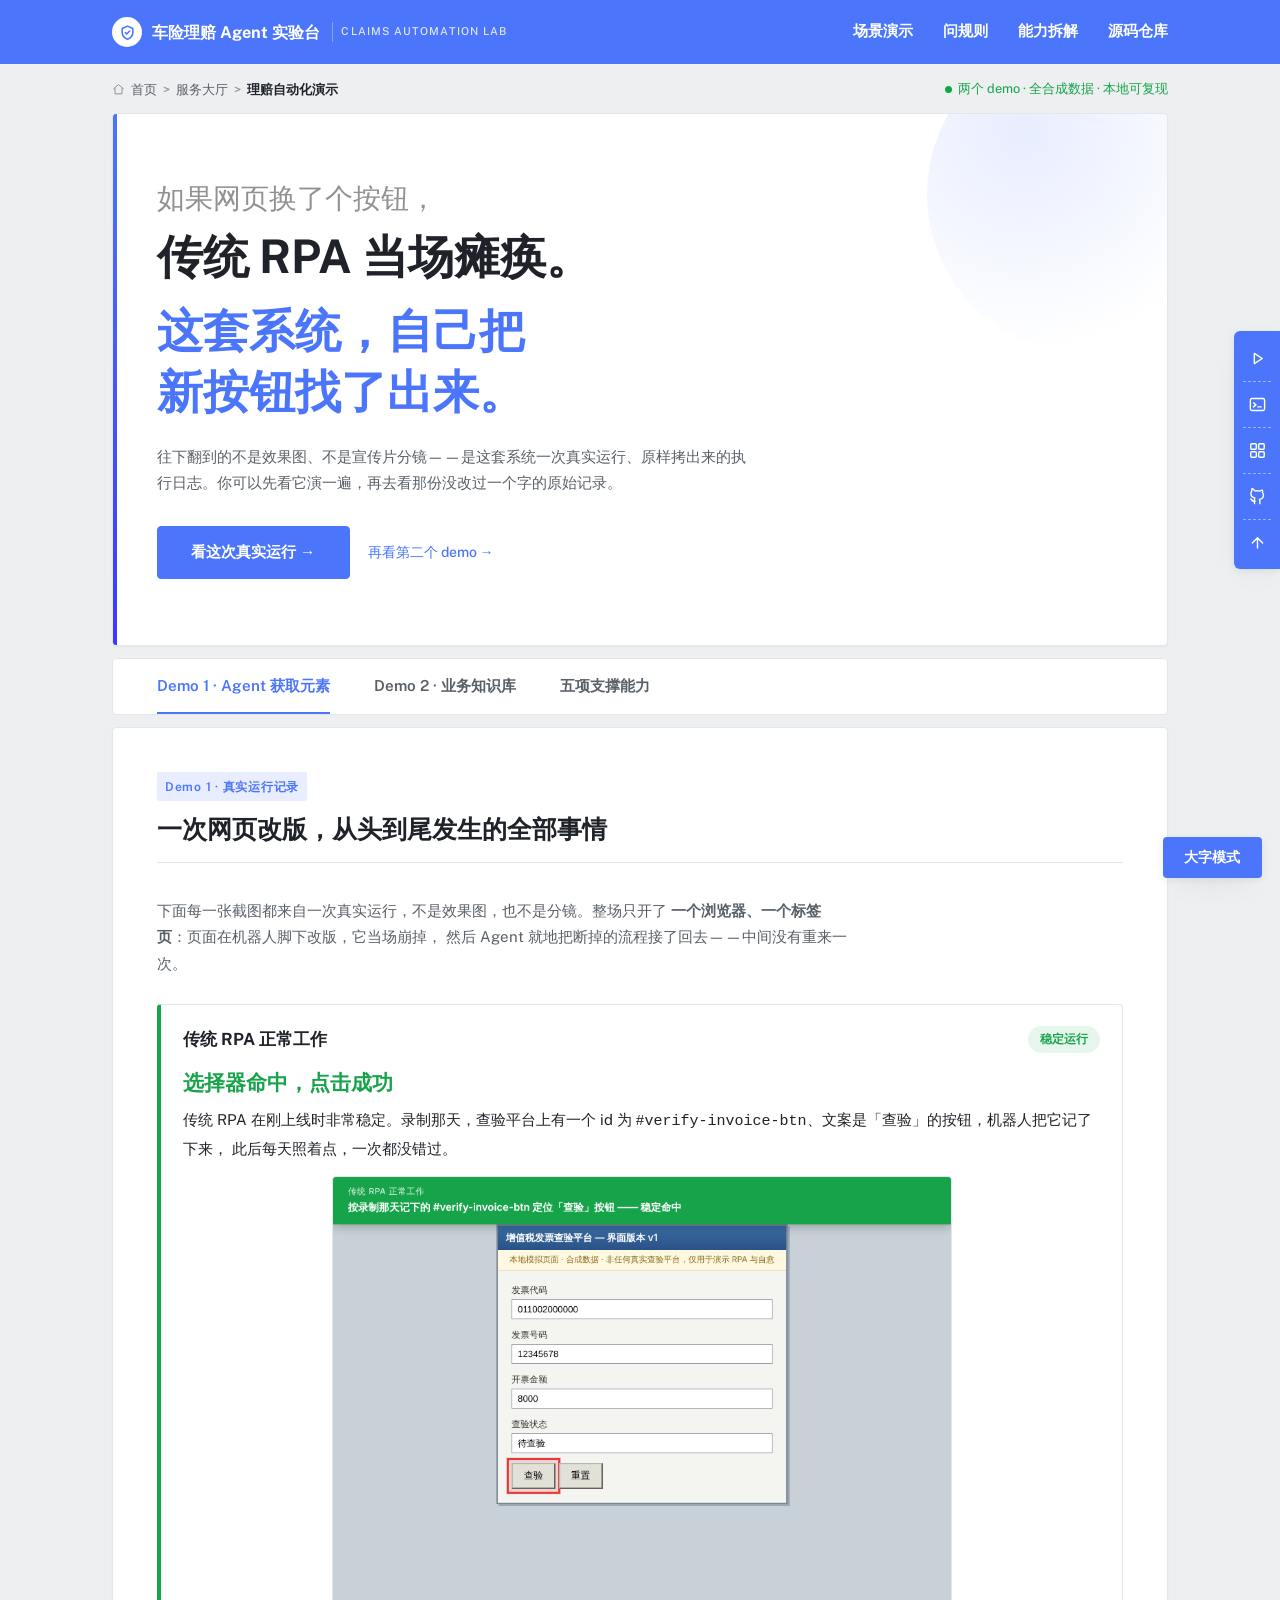
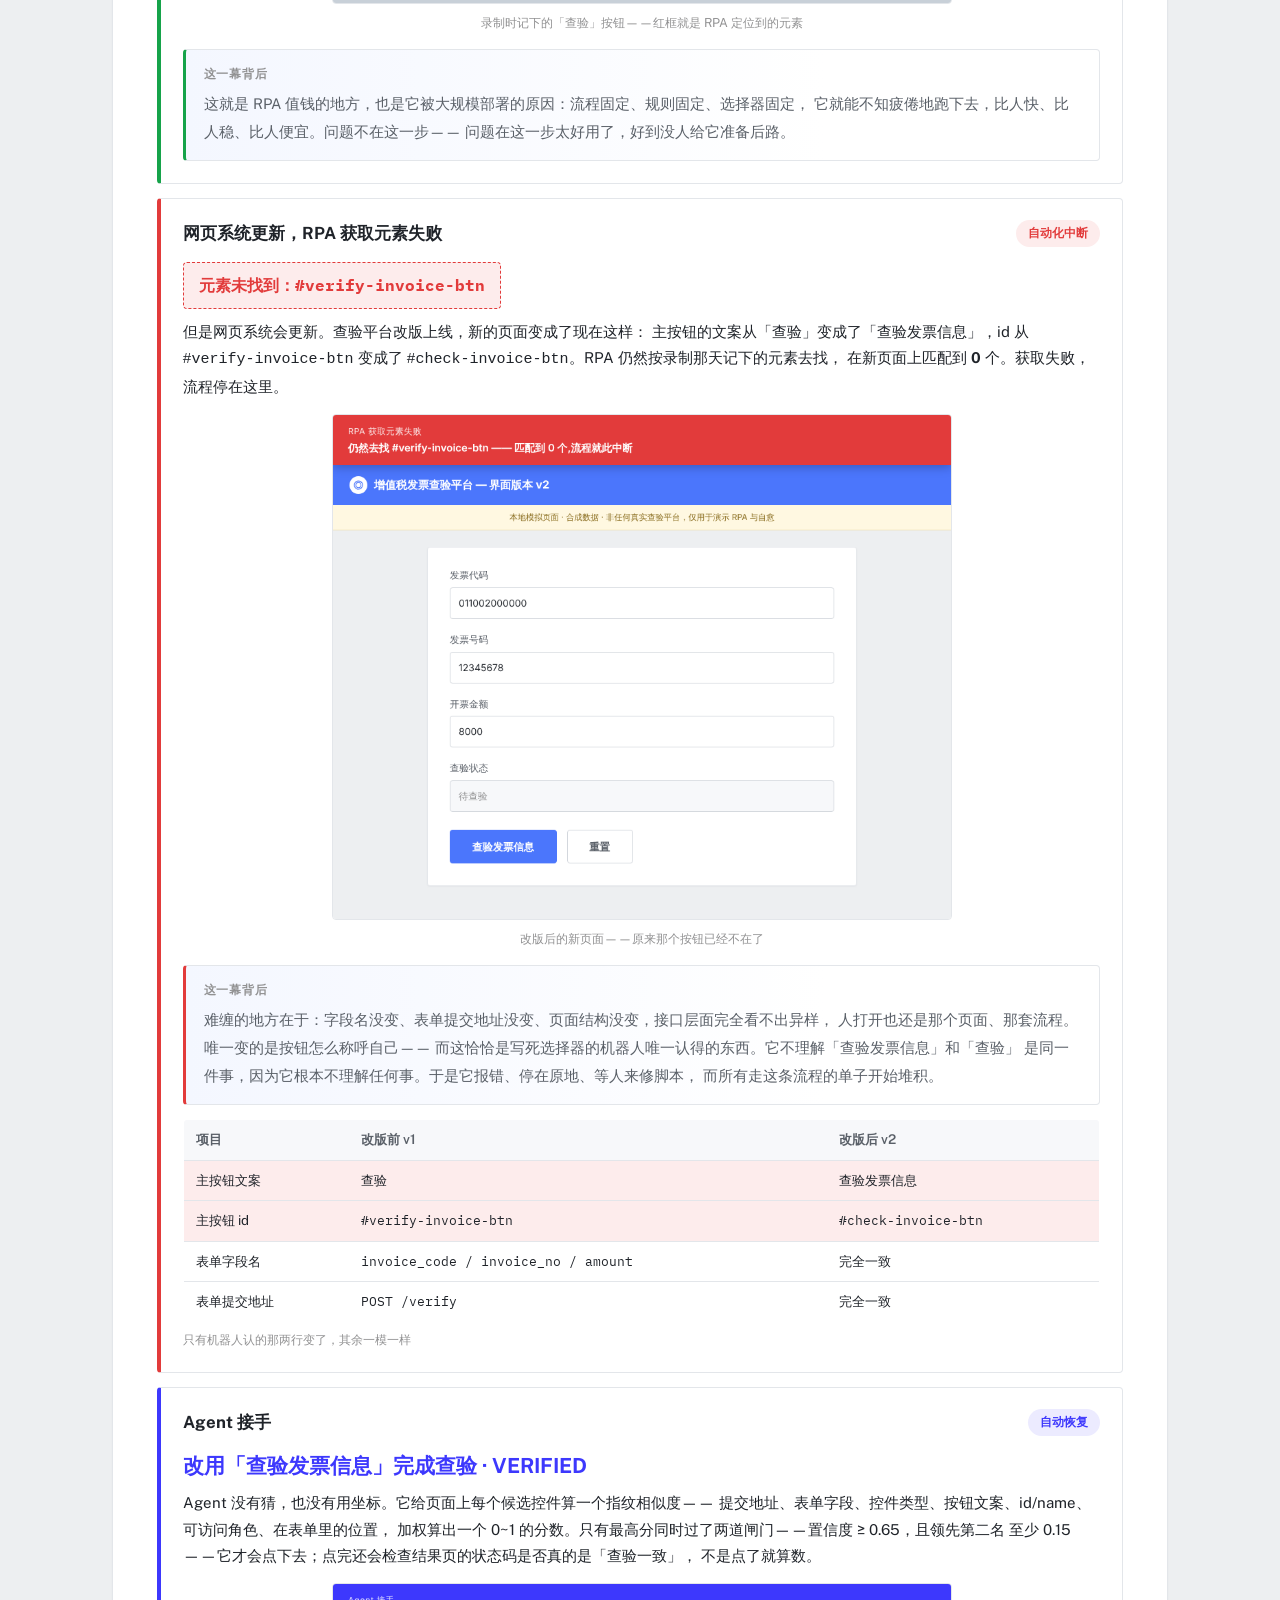
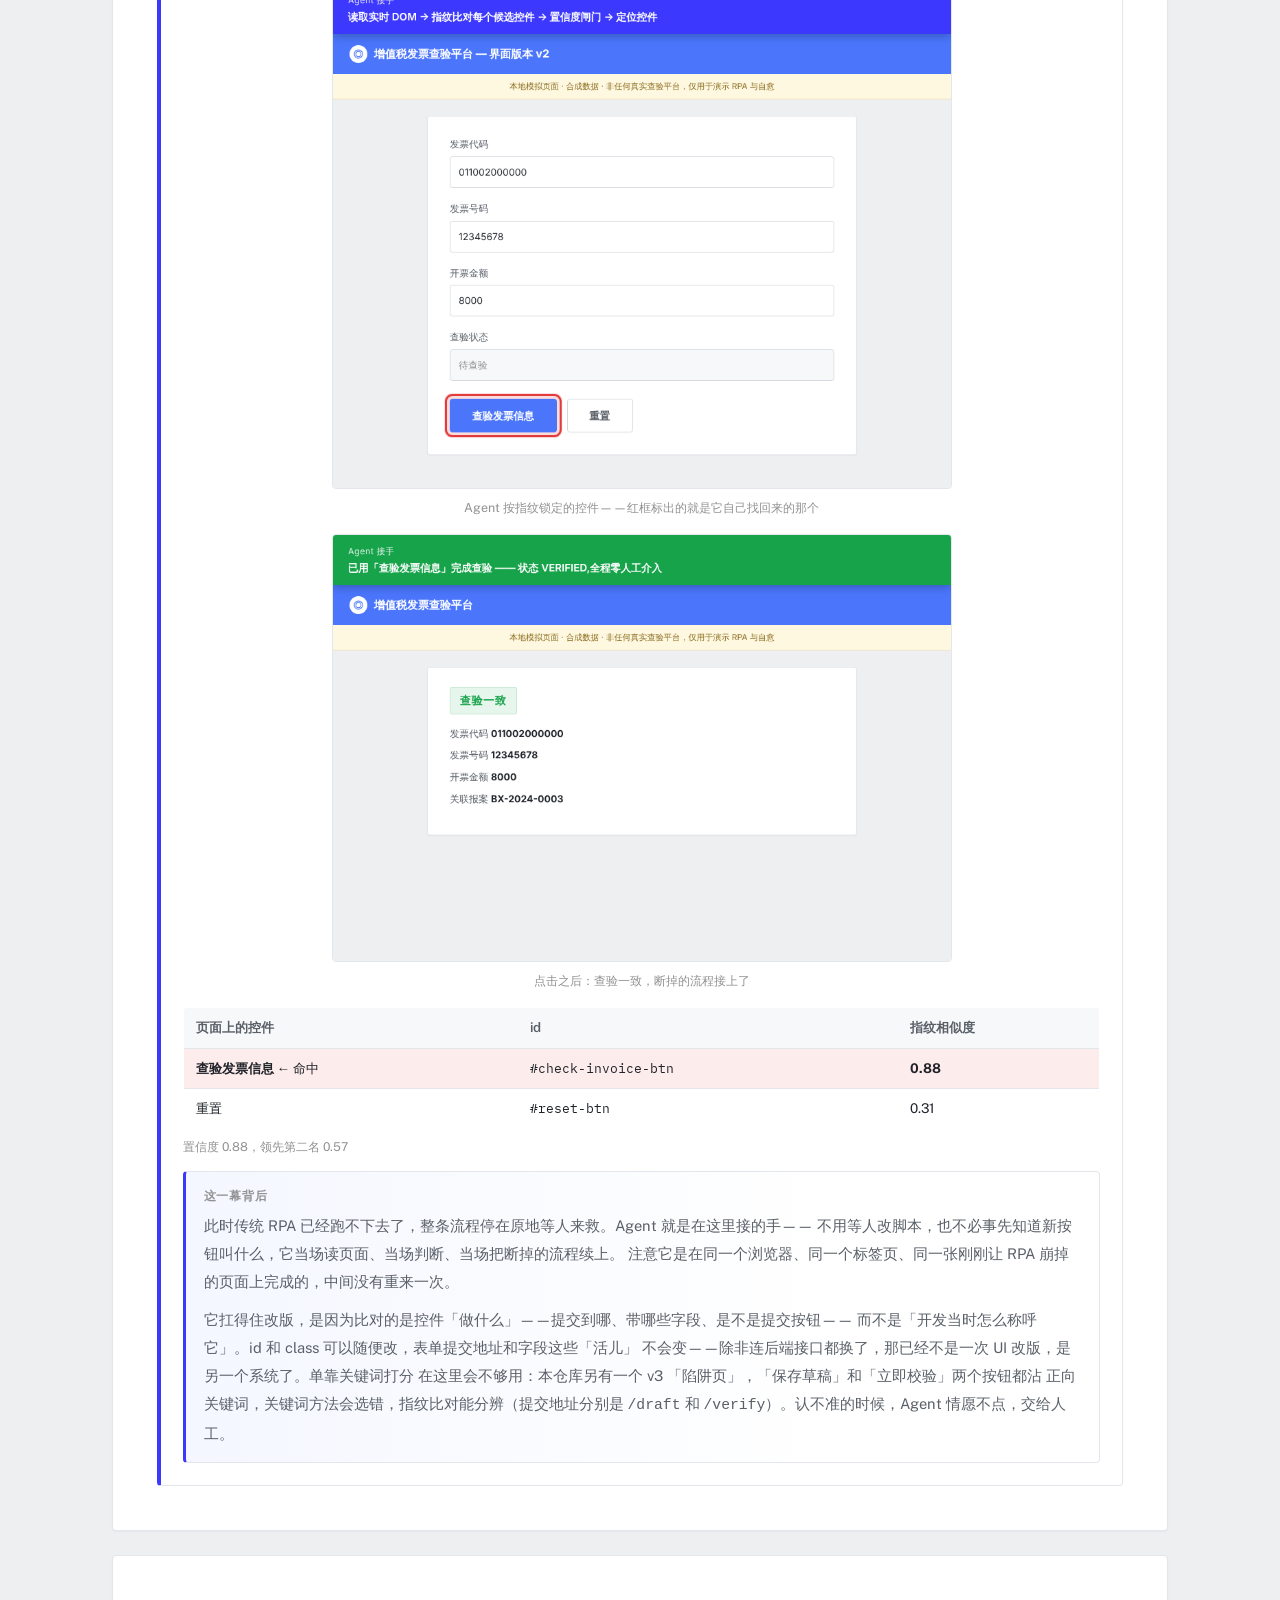
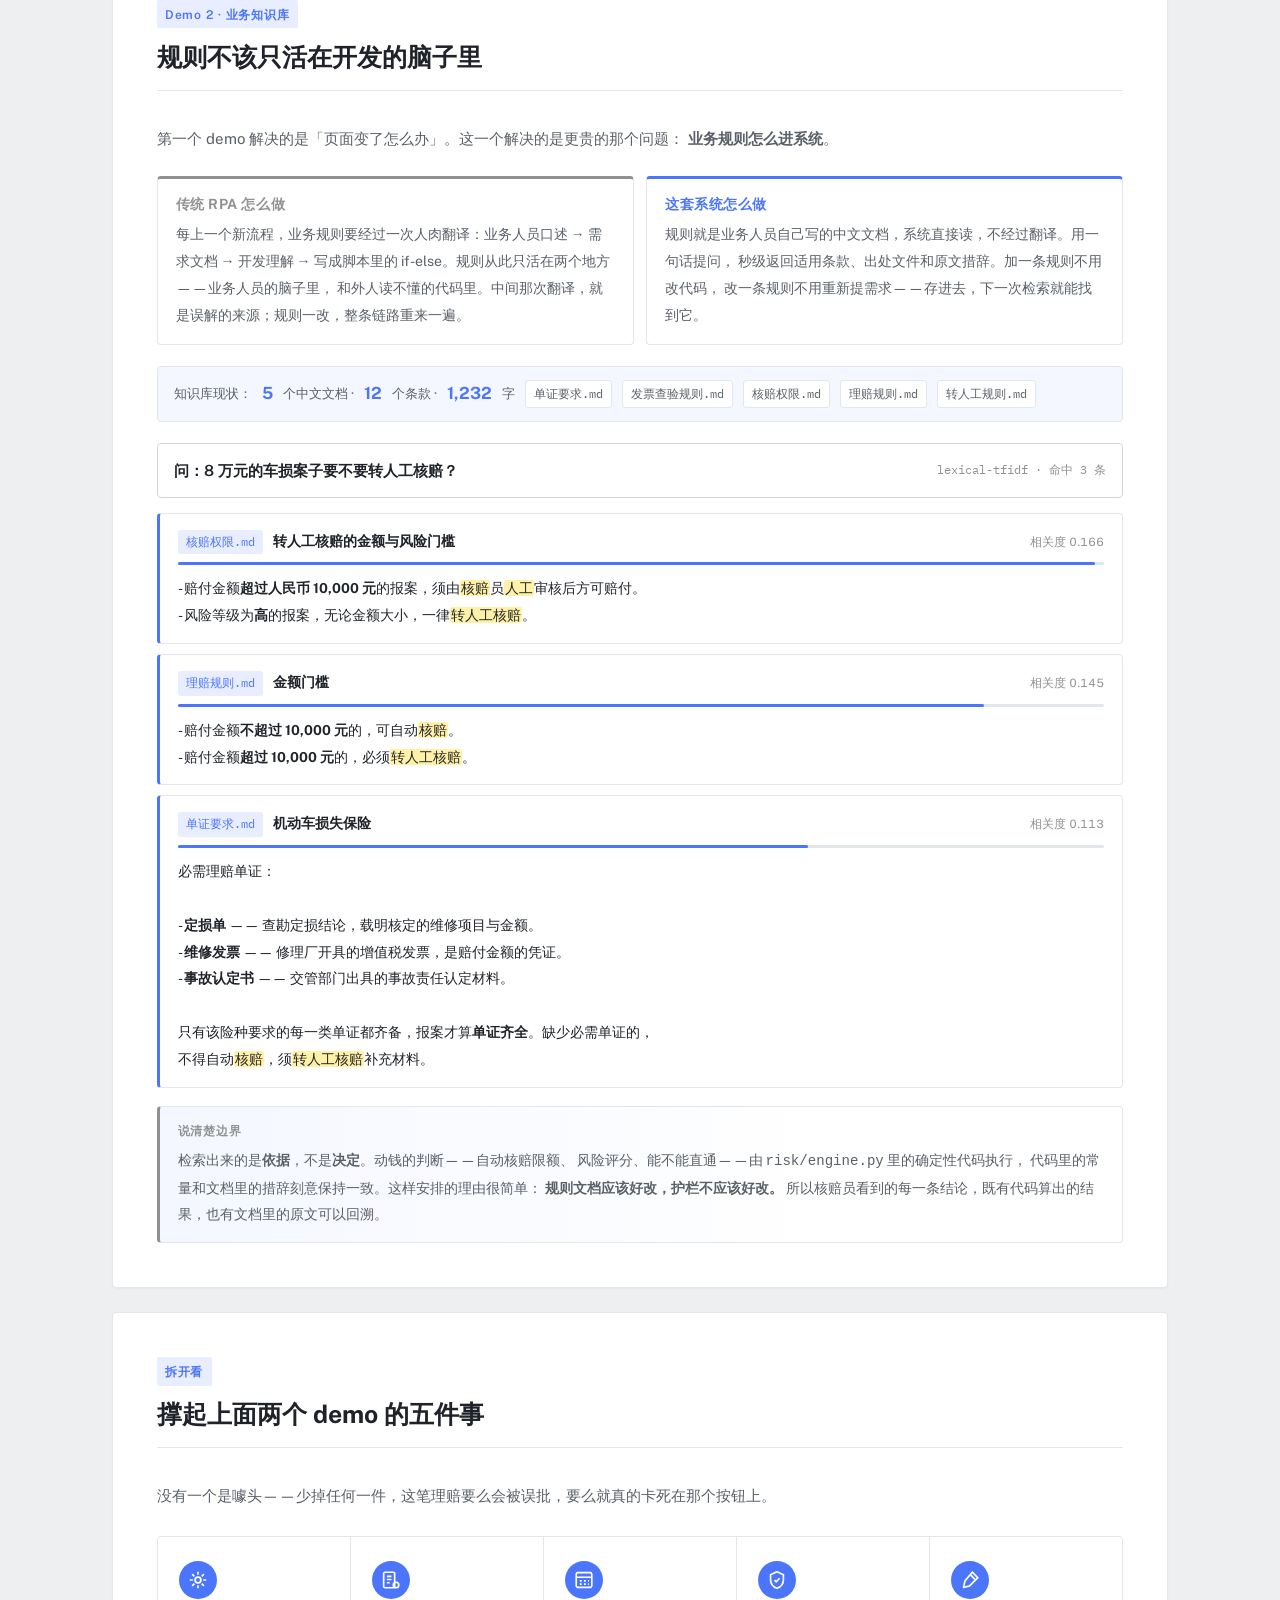
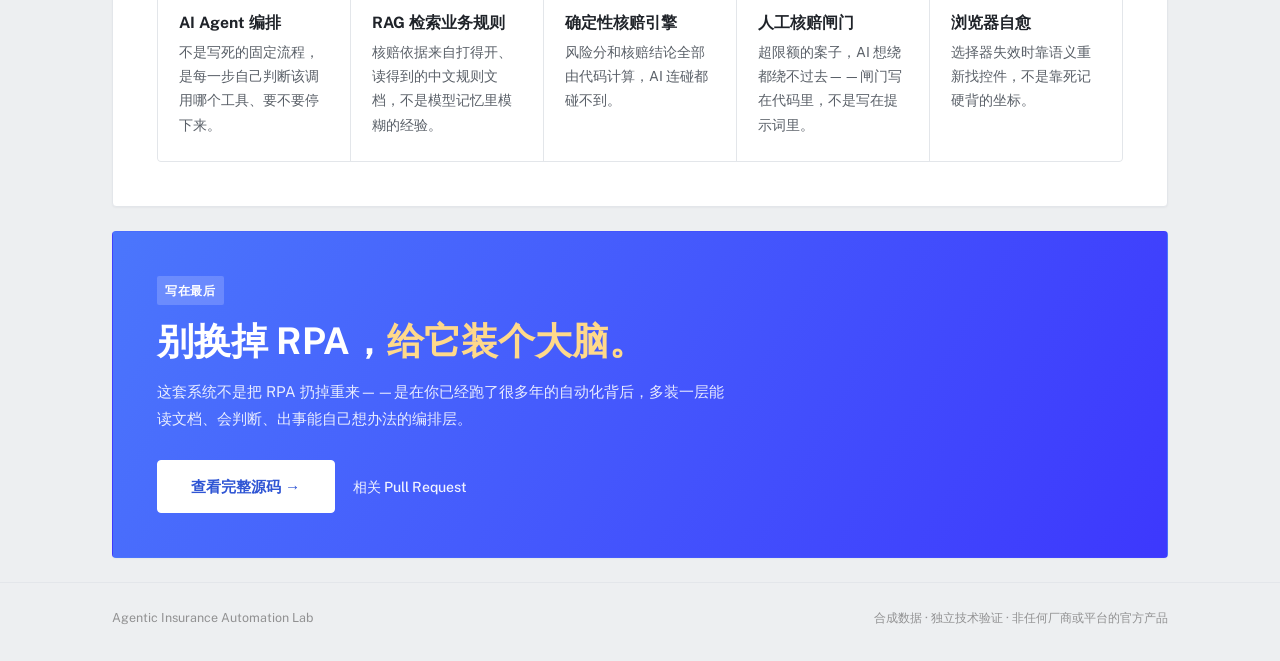
<file: docs/index.html>
<!doctype html>
<html lang="zh-CN">
<head>
<meta charset="utf-8">
<meta name="viewport" content="width=device-width, initial-scale=1">
<title>RPA进化论</title>
<meta name="description" content="传统 RPA 网页元素一变就瘫痪，这套 Agent 系统靠语义自己找回按钮——用一次真实运行的原始日志说话。">
<link rel="preconnect" href="https://fonts.googleapis.com">
<link rel="preconnect" href="https://fonts.gstatic.com" crossorigin>
<link href="https://fonts.googleapis.com/css2?family=Public+Sans:wght@400;500;600;700&family=IBM+Plex+Mono:wght@400;500;600&display=swap" rel="stylesheet">

<style>
  /* ============================================================
     设计语言：国内保险门户 · 服务大厅
     主色 #4B76FC / 深蓝 #3D38FD / 画布 #EDEFF1 / 卡片 #FFFFFF
     ============================================================ */
  :root {
    --brand:        #4B76FC;
    --brand-deep:   #3D38FD;
    --brand-dark:   #2F55D4;
    --brand-ink:    #FFFFFF;
    --tint:         #E8EDFF;
    --tint-2:       #F4F7FF;

    --canvas:       #EDEFF1;
    --surface:      #FFFFFF;
    --surface-2:    #F7F8FA;
    --line:         #E3E6EA;
    --line-2:       #D3D7DD;

    --ink:          #1F2329;
    --ink-2:        #5A6068;
    --ink-3:        #919192;

    --bad:          #E23B3B;
    --bad-soft:     #FDECEC;
    --good:         #16A34A;
    --good-soft:    #E7F6EC;
    --warn:         #E08A16;
    --warn-soft:    #FDF4E3;
    --agent:        #3D38FD;
    --agent-soft:   #ECEBFF;

    --shadow-card:  0 1px 2px rgba(31,35,41,.04);
    --shadow-pop:   0 2px 8px rgba(31,35,41,.08), 0 12px 32px -16px rgba(31,35,41,.18);
    --radius:       4px;
  }

  @media (prefers-color-scheme: dark) {
    :root:not([data-theme="light"]) {
      --brand:      #6E90FF;
      --brand-deep: #7C78FF;
      --brand-dark: #5A7BF0;
      --brand-ink:  #0B1020;
      --tint:       #1B2340;
      --tint-2:     #161C31;
      --canvas:     #0E1219;
      --surface:    #161B24;
      --surface-2:  #1D232E;
      --line:       #2A313D;
      --line-2:     #3A4250;
      --ink:        #E8EAED;
      --ink-2:      #A3AAB5;
      --ink-3:      #79808B;
      --bad:        #F27A7A;
      --bad-soft:   #33201F;
      --good:       #5CC98A;
      --good-soft:  #16301F;
      --warn:       #E8B65E;
      --warn-soft:  #332818;
      --agent:      #9A97FF;
      --agent-soft: #221F42;
      --shadow-card: 0 1px 2px rgba(0,0,0,.35);
      --shadow-pop:  0 2px 8px rgba(0,0,0,.4), 0 14px 36px -18px rgba(0,0,0,.7);
    }
  }
  :root[data-theme="dark"] {
    --brand:#6E90FF; --brand-deep:#7C78FF; --brand-dark:#5A7BF0; --brand-ink:#0B1020;
    --tint:#1B2340; --tint-2:#161C31;
    --canvas:#0E1219; --surface:#161B24; --surface-2:#1D232E; --line:#2A313D; --line-2:#3A4250;
    --ink:#E8EAED; --ink-2:#A3AAB5; --ink-3:#79808B;
    --bad:#F27A7A; --bad-soft:#33201F; --good:#5CC98A; --good-soft:#16301F;
    --warn:#E8B65E; --warn-soft:#332818; --agent:#9A97FF; --agent-soft:#221F42;
    --shadow-card: 0 1px 2px rgba(0,0,0,.35);
    --shadow-pop:  0 2px 8px rgba(0,0,0,.4), 0 14px 36px -18px rgba(0,0,0,.7);
  }

  * { box-sizing: border-box; }
  html { -webkit-text-size-adjust: 100%; scroll-behavior: smooth; }
  body {
    margin: 0;
    background: var(--canvas);
    color: var(--ink);
    font-family: "Public Sans", "PingFang SC", "Hiragino Sans GB", "Microsoft YaHei", -apple-system, BlinkMacSystemFont, sans-serif;
    font-size: 15px;
    line-height: 1.75;
    -webkit-font-smoothing: antialiased;
    overflow-x: hidden;
  }
  body.a11y { font-size: 17.5px; }
  ::selection { background: var(--tint); color: var(--ink); }
  a { color: inherit; }
  :focus-visible { outline: 2px solid var(--brand); outline-offset: 3px; border-radius: 2px; }

  h1, h2, h3 { font-family: inherit; font-weight: 700; line-height: 1.3; text-wrap: balance; margin: 0; }

  .wrap { max-width: 1120px; margin: 0 auto; padding-inline: clamp(16px, 4vw, 32px); }
  [id] { scroll-margin-top: 84px; }

  /* ---------------- 顶部蓝条导航 ---------------- */
  .portalnav { background: var(--brand); position: sticky; top: 0; z-index: 40; }
  .portalnav .wrap { display: flex; align-items: center; gap: clamp(14px, 3vw, 40px); height: 64px; }
  .brandmark {
    display: inline-flex; align-items: center; gap: .6em;
    color: #fff; text-decoration: none;
    font-weight: 700; font-size: 1.02rem; white-space: nowrap;
  }
  .brandmark .glyph {
    width: 30px; height: 30px; flex: none; border-radius: 50%;
    background: #fff; display: grid; place-items: center;
  }
  .brandmark .glyph svg { width: 17px; height: 17px; color: var(--brand); }
  .brandmark .en {
    font-weight: 500; font-size: .68rem; letter-spacing: .1em;
    text-transform: uppercase; opacity: .82;
    border-left: 1px solid rgba(255,255,255,.4);
    padding-left: .8em; margin-left: .2em;
  }
  .navlinks { display: flex; gap: clamp(12px, 2.4vw, 30px); margin-left: auto; }
  .navlinks a {
    color: #fff; text-decoration: none; font-weight: 600; font-size: .95rem;
    padding: .3em 0; border-bottom: 2px solid transparent; white-space: nowrap;
  }
  .navlinks a:hover { border-bottom-color: rgba(255,255,255,.9); }
  @media (max-width: 860px) {
    .brandmark .en { display: none; }
    .navlinks { gap: 16px; }
    .navlinks a { font-size: .88rem; }
    .navlinks a.opt { display: none; }
  }
  /* 窄屏：品牌一行、导航一行可横向滚动 */
  @media (max-width: 640px) {
    .portalnav .wrap { height: auto; flex-wrap: wrap; padding-block: 9px; gap: 4px; }
    .brandmark { font-size: .95rem; }
    .navlinks {
      margin-left: 0; width: 100%; gap: 18px;
      overflow-x: auto; scrollbar-width: none; -ms-overflow-style: none;
    }
    .navlinks::-webkit-scrollbar { display: none; }
    .navlinks a.opt { display: block; }
  }

  /* ---------------- 面包屑 + 状态条 ---------------- */
  .filetab { padding-top: 14px; }
  .filetab .wrap {
    display: flex; align-items: center; justify-content: space-between;
    gap: 12px; flex-wrap: wrap; font-size: .83rem; color: var(--ink-2);
  }
  .crumb { display: inline-flex; align-items: center; gap: .45em; }
  .crumb svg { width: 13px; height: 13px; color: var(--ink-3); }
  .crumb .sep { color: var(--ink-3); }
  .crumb strong { color: var(--ink); font-weight: 600; }
  .filetab .status { display: inline-flex; align-items: center; gap: .5em; color: var(--good); font-size: .8rem; }
  .filetab .status i {
    width: 7px; height: 7px; border-radius: 50%; background: var(--good);
    box-shadow: 0 0 0 3px var(--good-soft);
  }

  /* ---------------- 白卡容器 ---------------- */
  section { padding-block: 12px; }
  section > .wrap { padding-inline: clamp(16px, 4vw, 32px); }
  .card {
    background: var(--surface);
    border: 1px solid var(--line);
    border-radius: var(--radius);
    box-shadow: var(--shadow-card);
    padding: clamp(22px, 3.6vw, 44px) clamp(18px, 3.4vw, 46px);
  }
  .cardtitle {
    font-size: clamp(1.25rem, 2.4vw, 1.55rem);
    padding-bottom: .7em;
    border-bottom: 1px solid var(--line);
    margin-bottom: 1.4em;
  }
  .eyebrow {
    display: inline-flex; align-items: center; gap: .5em;
    font-size: .76rem; font-weight: 600; letter-spacing: .06em;
    color: var(--brand); background: var(--tint);
    border-radius: 2px; padding: .3em .7em; margin-bottom: 1em;
  }

  /* ---------------- Hero ---------------- */
  .hero { padding-top: 12px; }
  .hero .card { position: relative; overflow: hidden; padding-block: clamp(34px, 6vw, 66px); }
  .hero .card::before {
    content: ""; position: absolute; inset: 0 auto 0 0; width: 4px;
    background: linear-gradient(180deg, var(--brand), var(--brand-deep));
  }
  .hero .card::after {
    content: ""; position: absolute; right: -80px; top: -80px;
    width: 320px; height: 320px; border-radius: 50%;
    background: radial-gradient(circle at 30% 30%, var(--tint), transparent 70%);
    pointer-events: none;
  }
  .hero h1 { position: relative; font-size: clamp(1.75rem, 4.6vw, 2.9rem); max-width: 15em; }
  .hero h1 .dim { display: block; color: var(--ink-3); font-weight: 500; font-size: .6em; margin-bottom: .35em; }
  .hero h1 .strike { display: block; color: var(--ink); }
  .hero h1 .twist { display: block; color: var(--brand); margin-top: .3em; }
  .hero p.lede { position: relative; max-width: 40em; color: var(--ink-2); margin-top: 1.5em; }
  .hero .cta-row { position: relative; margin-top: 2em; display: flex; align-items: center; gap: 1.2em; flex-wrap: wrap; }

  /* ---------------- 按钮 ---------------- */
  .btn {
    font-family: inherit; font-weight: 600; font-size: .95rem;
    border: 1px solid var(--brand); border-radius: var(--radius);
    padding: .8em 2.2em; cursor: pointer;
    background: var(--brand); color: var(--brand-ink);
    text-decoration: none; display: inline-block;
    transition: background .15s ease, box-shadow .15s ease;
  }
  .btn:hover { background: var(--brand-dark); border-color: var(--brand-dark); box-shadow: 0 3px 10px rgba(75,118,252,.28); }
  .btn[disabled] { opacity: .45; cursor: default; box-shadow: none; }
  .btn-ghost { background: var(--surface); color: var(--brand); border: 1px solid var(--line-2); }
  .btn-ghost:hover { background: var(--tint-2); color: var(--brand-dark); border-color: var(--brand); box-shadow: none; }
  .kicker-link { font-size: .88rem; color: var(--brand); text-decoration: none; font-weight: 500; }
  .kicker-link:hover { text-decoration: underline; }

  /* ---------------- 锚点 Tab（门户标签页样式） ---------------- */
  .subtabs {
    display: flex; gap: clamp(18px, 4vw, 44px);
    margin-top: 12px;
    background: var(--surface);
    border: 1px solid var(--line);
    border-radius: var(--radius);
    padding: 0 clamp(18px, 3.4vw, 46px);
    overflow-x: auto;
  }
  .subtabs a {
    text-decoration: none; color: var(--ink-2);
    font-weight: 600; font-size: .95rem;
    padding: .95em 0 .8em;
    border-bottom: 2px solid transparent; white-space: nowrap;
  }
  .subtabs a:first-child { color: var(--brand); border-bottom-color: var(--brand); }
  .subtabs a:hover { color: var(--brand); }

  /* ---------------- 三幕故事板 ---------------- */
  .demo h2, .proof h2, .pillars h2 { font-size: clamp(1.25rem, 2.4vw, 1.55rem); }
  .demo p.lede, .proof p.lede, .pillars p.lede { color: var(--ink-2); max-width: 46em; margin-top: 0; }

  .acts { margin-top: 1.8em; display: grid; gap: 14px; }

  .act {
    border: 1px solid var(--line); border-left: 4px solid var(--line);
    border-radius: var(--radius); padding: 20px 22px 22px;
    background: var(--surface);
  }
  .act.ok    { border-left-color: #16A34A; }
  .act.fail  { border-left-color: var(--bad); }
  .act.agent { border-left-color: var(--brand-deep); }

  .act-bar { display: flex; align-items: center; gap: 12px; flex-wrap: wrap; }
  .act-title { font-size: 1.05rem; font-weight: 700; }
  .act-badge {
    margin-left: auto; font-size: .74rem; font-weight: 600;
    border-radius: 999px; padding: 3px 12px;
  }
  .act.ok .act-badge    { background: var(--good-soft);  color: var(--good); }
  .act.fail .act-badge  { background: var(--bad-soft);   color: var(--bad); }
  .act.agent .act-badge { background: var(--agent-soft); color: var(--agent); }

  .act-headline { font-size: 1.3rem; font-weight: 700; margin: 14px 0 10px; line-height: 1.4; }
  .act.ok .act-headline    { color: var(--good); }
  .act.agent .act-headline { color: var(--brand-deep); }
  .act.fail .act-headline  {
    color: var(--bad); font-family: "IBM Plex Mono", ui-monospace, monospace;
    font-size: 1.02rem; background: var(--bad-soft);
    border: 1px dashed var(--bad); border-radius: var(--radius);
    padding: 11px 15px; display: inline-block;
  }

  .act p.narration { color: var(--ink); margin: 0 0 14px; }

  .act figure { margin: 0 0 16px; }
  .act figure img {
    display: block; width: 100%; max-width: 620px; margin: 0 auto;
    border: 1px solid var(--line); border-radius: var(--radius);
  }
  .act figcaption {
    max-width: 620px; margin: 8px auto 0; text-align: center;
    font-size: .78rem; color: var(--ink-3); line-height: 1.7;
  }

  .act-context {
    background: linear-gradient(90deg, var(--tint-2), var(--surface) 70%);
    border: 1px solid var(--line); border-left: 3px solid var(--brand);
    border-radius: var(--radius); padding: 14px 18px;
  }
  .act.ok .act-context    { border-left-color: #16A34A; }
  .act.fail .act-context  { border-left-color: var(--bad); }
  .act.agent .act-context { border-left-color: var(--brand-deep); }
  .act-context .lbl {
    display: block; font-size: .72rem; font-weight: 700; letter-spacing: .08em;
    color: var(--ink-3); margin-bottom: 6px;
  }
  .act-context p { margin: 0; font-size: .92rem; color: var(--ink-2); line-height: 1.9; }
  .act-context p + p { margin-top: 10px; }

  table.difftbl {
    width: 100%; border-collapse: collapse; margin-top: 14px;
    border: 1px solid var(--line); border-radius: var(--radius);
    font-size: .84rem; overflow: hidden;
  }
  table.difftbl th {
    text-align: left; background: var(--surface-2); color: var(--ink-2);
    font-weight: 600; padding: 8px 12px; border-bottom: 1px solid var(--line);
  }
  table.difftbl td { padding: 8px 12px; border-bottom: 1px solid var(--line); }
  table.difftbl tr:last-child td { border-bottom: none; }
  table.difftbl tr.changed td { background: var(--bad-soft); }
  table.difftbl code {
    font-family: "IBM Plex Mono", ui-monospace, monospace; font-size: .95em;
  }
  .tbl-cap { font-size: .76rem; color: var(--ink-3); margin-top: 6px; }

  /* ---------------- Demo 2：问规则 ---------------- */
  .vs { display: grid; grid-template-columns: 1fr 1fr; gap: 12px; margin: 1.6em 0 1.4em; }
  @media (max-width: 820px) { .vs { grid-template-columns: 1fr; } }
  .vs-col {
    background: var(--surface); border: 1px solid var(--line);
    border-top: 3px solid var(--ink-3); border-radius: var(--radius); padding: 16px 18px;
  }
  .vs-col.now { border-top-color: var(--brand); }
  .vs-col h3 {
    margin: 0 0 8px; font-size: .88rem; font-weight: 700;
    color: var(--ink-3); letter-spacing: .04em;
  }
  .vs-col.now h3 { color: var(--brand); }
  .vs-col p { margin: 0; font-size: .88rem; color: var(--ink-2); line-height: 1.9; }

  .kbstat {
    display: flex; gap: 10px; flex-wrap: wrap; align-items: center;
    background: var(--tint-2); border: 1px solid var(--line);
    border-radius: var(--radius); padding: 12px 16px;
    font-size: .84rem; color: var(--ink-2);
  }
  .kbstat b { color: var(--brand); font-size: 1.05rem; }
  .kbstat .file {
    font-family: "IBM Plex Mono", ui-monospace, monospace; font-size: .76rem;
    background: var(--surface); border: 1px solid var(--line);
    border-radius: 3px; padding: 2px 8px;
  }

  .askbox {
    margin: 1.4em 0 1em; display: flex; align-items: center; gap: 10px;
    background: var(--surface); border: 1px solid var(--line-2);
    border-radius: var(--radius); padding: 13px 16px;
  }
  .askbox .q { font-size: .96rem; font-weight: 600; }
  .askbox .tag {
    margin-left: auto; font-size: .72rem; color: var(--ink-3);
    font-family: "IBM Plex Mono", ui-monospace, monospace; white-space: nowrap;
  }

  .hit {
    background: var(--surface); border: 1px solid var(--line);
    border-left: 3px solid var(--brand); border-radius: var(--radius);
    padding: 14px 18px; margin-bottom: 10px;
  }
  .hit-head { display: flex; align-items: baseline; gap: 10px; flex-wrap: wrap; margin-bottom: 8px; }
  .hit-src {
    font-family: "IBM Plex Mono", ui-monospace, monospace; font-size: .74rem;
    color: var(--brand); background: var(--tint); border-radius: 3px; padding: 2px 8px;
  }
  .hit-heading { font-size: .9rem; font-weight: 700; }
  .hit-score { margin-left: auto; font-size: .72rem; color: var(--ink-3); font-variant-numeric: tabular-nums; }
  .hit-bar { height: 3px; background: var(--line); border-radius: 2px; margin-bottom: 10px; }
  .hit-bar i { display: block; height: 100%; background: var(--brand); border-radius: 2px; }
  .hit-text { font-size: .86rem; color: var(--ink); line-height: 1.95; white-space: pre-wrap; margin: 0; }
  .hit-text mark { background: #FFF1A8; color: #1F2329; border-radius: 2px; padding: 0 1px; }

  .honest {
    background: linear-gradient(90deg, var(--tint-2), var(--surface) 70%);
    border: 1px solid var(--line); border-left: 3px solid var(--ink-3);
    border-radius: var(--radius); padding: 14px 18px; margin-top: 1.2em;
  }
  .honest .lbl {
    display: block; font-size: .72rem; font-weight: 700; letter-spacing: .08em;
    color: var(--ink-3); margin-bottom: 6px;
  }
  .honest p { margin: 0; font-size: .88rem; color: var(--ink-2); line-height: 1.9; }

  /* ---------------- 原始日志 ---------------- */
  .console {
    margin-top: 1.6em; background: #0E1420;
    border: 1px solid #222B3B; border-radius: var(--radius); overflow: hidden;
  }
  .console-head {
    display: flex; align-items: center; gap: .55em;
    padding: .65em 1em; background: #151D2C; border-bottom: 1px solid #222B3B;
    font-family: "IBM Plex Mono", ui-monospace, monospace;
    font-size: .72rem; color: #7C8697;
  }
  .console-head i { width: 8px; height: 8px; border-radius: 50%; background: #333D4F; display: inline-block; }
  .console pre {
    margin: 0; padding: 1.2em 1.3em 1.4em;
    font-family: "IBM Plex Mono", ui-monospace, monospace;
    font-size: .78rem; line-height: 1.8; color: #C7CDD6;
    overflow-x: auto; font-variant-numeric: tabular-nums;
  }
  .console .ok   { color: #6FD19A; }
  .console .bad  { color: #F2917B; }
  .console .warn { color: #E8B65E; }
  .console .dim  { color: #5C6472; }

  .stats {
    display: grid; grid-template-columns: repeat(auto-fit, minmax(150px, 1fr));
    margin-top: 1.6em; border: 1px solid var(--line);
    border-radius: var(--radius); background: var(--tint-2); overflow: hidden;
  }
  .stat { padding: 1.1em 1.4em; border-left: 1px solid var(--line); }
  .stat:first-child { border-left: none; }
  .stat b { font-size: 1.7rem; font-weight: 700; display: block; color: var(--brand); line-height: 1.35; }
  .stat span { font-size: .78rem; color: var(--ink-2); }

  /* 温馨提示 */
  .filepaths {
    margin-top: 1.4em; border-top: 1px solid var(--line);
    padding-top: 1.2em; font-size: .82rem; color: var(--ink-2);
  }
  .filepaths::before {
    content: "温馨提示"; display: block; color: var(--brand);
    font-weight: 600; font-size: .88rem; margin-bottom: .4em;
  }
  .filepaths code {
    font-family: "IBM Plex Mono", ui-monospace, monospace;
    color: var(--ink); background: var(--surface-2);
    border: 1px solid var(--line); padding: .1em .45em;
    border-radius: 2px; font-size: .95em;
  }

  /* ---------------- 五项能力 ---------------- */
  .pillar-grid {
    margin-top: 1.8em;
    display: grid; grid-template-columns: repeat(auto-fit, minmax(206px, 1fr));
    gap: 1px; background: var(--line);
    border: 1px solid var(--line); border-radius: var(--radius); overflow: hidden;
  }
  @media (min-width: 900px) { .pillar-grid { grid-template-columns: repeat(5, 1fr); } }
  .pillar { background: var(--surface); padding: 1.6em 1.4em; transition: background .2s ease; }
  .pillar:hover { background: var(--tint-2); }
  .pillar svg {
    width: 22px; height: 22px; color: #fff;
    background: var(--brand); border-radius: 50%;
    padding: 8px; box-sizing: content-box;
    margin-bottom: .9em; display: block;
  }
  .pillar h3 { font-size: .98rem; font-weight: 700; }
  .pillar p { color: var(--ink-2); font-size: .87rem; margin-top: .45em; margin-bottom: 0; }

  /* ---------------- 收尾 ---------------- */
  .close .card {
    background: linear-gradient(120deg, #4B76FC 0%, #3D38FD 100%);
    border-color: transparent; color: #fff;
  }
  .close .eyebrow { background: rgba(255,255,255,.18); color: #fff; }
  .close h2 { font-size: clamp(1.5rem, 3.6vw, 2.3rem); max-width: 17em; color: #fff; }
  .close .accent { color: #FFD98A; }
  .close p.lede { color: rgba(255,255,255,.88); margin-top: 1em; max-width: 38em; }
  .close .cta-row { margin-top: 1.9em; display: flex; gap: 1.2em; align-items: center; flex-wrap: wrap; }
  .close .btn { background: #fff; color: #2F55D4; border-color: #fff; }
  .close .btn:hover { background: #EEF2FF; box-shadow: 0 3px 12px rgba(0,0,0,.18); }
  .close .kicker-link { color: rgba(255,255,255,.92); }

  /* ---------------- 页脚 ---------------- */
  footer { margin-top: 12px; border-top: 1px solid var(--line); padding-block: 1.6em 2.6em; }
  footer .wrap {
    display: flex; justify-content: space-between; align-items: center;
    flex-wrap: wrap; gap: .6em; font-size: .78rem; color: var(--ink-3);
  }

  /* ---------------- 右侧悬浮功能条 ---------------- */
  .siderail {
    position: fixed; right: 0; top: 50%; transform: translateY(-50%); z-index: 35;
    background: var(--brand); border-radius: 6px 0 0 6px;
    box-shadow: var(--shadow-pop); display: flex; flex-direction: column; padding: 4px 0;
  }
  .siderail a { width: 46px; height: 46px; display: grid; place-items: center; color: #fff; text-decoration: none; position: relative; }
  .siderail a + a::before {
    content: ""; position: absolute; top: 0; left: 9px; right: 9px;
    border-top: 1px dashed rgba(255,255,255,.45);
  }
  .siderail svg { width: 19px; height: 19px; }
  .siderail a:hover { background: rgba(255,255,255,.16); }
  .siderail a span {
    position: absolute; right: 54px; top: 50%; transform: translateY(-50%);
    background: var(--brand); color: #fff; font-size: .78rem; white-space: nowrap;
    padding: .35em .8em; border-radius: 3px;
    opacity: 0; pointer-events: none; transition: opacity .15s ease;
  }
  .siderail a:hover span { opacity: 1; }
  @media (max-width: 980px) { .siderail { display: none; } }

  /* ---------------- 大字模式（对齐门户「爱心模式」） ---------------- */
  .a11ybtn {
    position: fixed; right: 18px; bottom: 22px; z-index: 36;
    background: var(--brand); color: #fff; border: none; border-radius: 4px;
    font-family: inherit; font-weight: 600; font-size: .9rem;
    padding: .75em 1.5em; cursor: pointer; box-shadow: var(--shadow-pop);
  }
  .a11ybtn:hover { background: var(--brand-dark); }
  @media (max-width: 980px) { .a11ybtn { right: 12px; bottom: 12px; padding: .6em 1.1em; font-size: .82rem; } }

  @keyframes reveal { from { opacity: 0; transform: translateY(4px); } to { opacity: 1; transform: none; } }
  @keyframes blink { 50% { opacity: 0; } }

  @media (prefers-reduced-motion: reduce) {
    html { scroll-behavior: auto; }
    *, *::before, *::after { animation-duration: .01ms !important; transition-duration: .01ms !important; }
  }
</style>
</head>
<body>

<nav class="portalnav">
  <div class="wrap">
    <a class="brandmark" href="#top">
      <span class="glyph"><svg viewBox="0 0 24 24" fill="none" stroke="currentColor" stroke-width="2.2" stroke-linecap="round" stroke-linejoin="round"><path d="M12 3l7.5 3.4v5.2c0 4.6-3.2 8.4-7.5 10-4.3-1.6-7.5-5.4-7.5-10V6.4L12 3z"/><path d="M9 12.2l2 2 4-4.3"/></svg></span>
      车险理赔 Agent 实验台
      <span class="en">Claims Automation Lab</span>
    </a>
    <div class="navlinks">
      <a href="#demo">场景演示</a>
      <a href="#rag">问规则</a>
      <a href="#pillars" class="opt">能力拆解</a>
      <a href="https://github.com/Jack-CuiXiaodong/agentic-insurance-automation" target="_blank" rel="noopener">源码仓库</a>
    </div>
  </div>
</nav>

<div class="filetab" id="top">
  <div class="wrap">
    <span class="crumb">
      <svg viewBox="0 0 24 24" fill="none" stroke="currentColor" stroke-width="1.8" stroke-linecap="round" stroke-linejoin="round"><path d="M3 10.5L12 3l9 7.5"/><path d="M5.5 9.5V20h13V9.5"/></svg>
      首页 <span class="sep">&gt;</span> 服务大厅 <span class="sep">&gt;</span> <strong>理赔自动化演示</strong>
    </span>
    <span class="status"><i></i> 两个 demo · 全合成数据 · 本地可复现</span>
  </div>
</div>

<header class="hero">
  <div class="wrap">
    <div class="card">
      <h1>
        <span class="dim">如果网页换了个按钮，</span>
        <span class="strike">传统 RPA 当场瘫痪。</span>
        <span class="twist">这套系统，自己把新按钮找了出来。</span>
      </h1>
      <p class="lede">往下翻到的不是效果图、不是宣传片分镜——是这套系统一次真实运行、原样拷出来的执行日志。你可以先看它演一遍，再去看那份没改过一个字的原始记录。</p>
      <div class="cta-row">
        <a class="btn" href="#demo">看这次真实运行 →</a>
        <a class="kicker-link" href="#rag">再看第二个 demo →</a>
      </div>
    </div>
    <div class="subtabs">
      <a href="#demo">Demo 1 · Agent 获取元素</a>
      <a href="#rag">Demo 2 · 业务知识库</a>
      <a href="#pillars">五项支撑能力</a>
    </div>
  </div>
</header>

<section class="demo" id="demo">
  <div class="wrap">
    <div class="card">
      <span class="eyebrow">Demo 1 · 真实运行记录</span>
      <h2 class="cardtitle">一次网页改版，从头到尾发生的全部事情</h2>
      <p class="lede">下面每一张截图都来自一次真实运行，不是效果图，也不是分镜。整场只开了
        <strong>一个浏览器、一个标签页</strong>：页面在机器人脚下改版，它当场崩掉，
        然后 Agent 就地把断掉的流程接了回去——中间没有重来一次。</p>

      <div class="acts">

        <article class="act ok">
          <header class="act-bar">
            <span class="act-title">传统 RPA 正常工作</span>
            <span class="act-badge">稳定运行</span>
          </header>
          <div class="act-headline">选择器命中，点击成功</div>
          <p class="narration">传统 RPA 在刚上线时非常稳定。录制那天，查验平台上有一个 id 为
            <code>#verify-invoice-btn</code>、文案是「查验」的按钮，机器人把它记了下来，
            此后每天照着点，一次都没错过。</p>
          <figure>
            <img src="screenshots/act1_rpa_ok.png" alt="改版前的查验页面，「查验」按钮被红框标出">
            <figcaption>录制时记下的「查验」按钮——红框就是 RPA 定位到的元素</figcaption>
          </figure>
          <div class="act-context">
            <span class="lbl">这一幕背后</span>
            <p>这就是 RPA 值钱的地方，也是它被大规模部署的原因：流程固定、规则固定、选择器固定，
              它就能不知疲倦地跑下去，比人快、比人稳、比人便宜。问题不在这一步——
              问题在这一步太好用了，好到没人给它准备后路。</p>
          </div>
        </article>

        <article class="act fail">
          <header class="act-bar">
            <span class="act-title">网页系统更新，RPA 获取元素失败</span>
            <span class="act-badge">自动化中断</span>
          </header>
          <div class="act-headline">元素未找到：#verify-invoice-btn</div>
          <p class="narration">但是网页系统会更新。查验平台改版上线，新的页面变成了现在这样：
            主按钮的文案从「查验」变成了「查验发票信息」，id 从 <code>#verify-invoice-btn</code>
            变成了 <code>#check-invoice-btn</code>。RPA 仍然按录制那天记下的元素去找，
            在新页面上匹配到 <strong>0</strong> 个。获取失败，流程停在这里。</p>
          <figure>
            <img src="screenshots/act2_rpa_broken.png" alt="改版后的查验页面，原来的按钮已不存在">
            <figcaption>改版后的新页面——原来那个按钮已经不在了</figcaption>
          </figure>
          <div class="act-context">
            <span class="lbl">这一幕背后</span>
            <p>难缠的地方在于：字段名没变、表单提交地址没变、页面结构没变，接口层面完全看不出异样，
              人打开也还是那个页面、那套流程。唯一变的是按钮怎么称呼自己——
              而这恰恰是写死选择器的机器人唯一认得的东西。它不理解「查验发票信息」和「查验」
              是同一件事，因为它根本不理解任何事。于是它报错、停在原地、等人来修脚本，
              而所有走这条流程的单子开始堆积。</p>
          </div>
          <table class="difftbl">
            <thead><tr><th>项目</th><th>改版前 v1</th><th>改版后 v2</th></tr></thead>
            <tbody>
              <tr class="changed"><td>主按钮文案</td><td>查验</td><td>查验发票信息</td></tr>
              <tr class="changed"><td>主按钮 id</td><td><code>#verify-invoice-btn</code></td><td><code>#check-invoice-btn</code></td></tr>
              <tr><td>表单字段名</td><td><code>invoice_code / invoice_no / amount</code></td><td>完全一致</td></tr>
              <tr><td>表单提交地址</td><td><code>POST /verify</code></td><td>完全一致</td></tr>
            </tbody>
          </table>
          <div class="tbl-cap">只有机器人认的那两行变了，其余一模一样</div>
        </article>

        <article class="act agent">
          <header class="act-bar">
            <span class="act-title">Agent 接手</span>
            <span class="act-badge">自动恢复</span>
          </header>
          <div class="act-headline">改用「查验发票信息」完成查验 · VERIFIED</div>
          <p class="narration">Agent 没有猜，也没有用坐标。它给页面上每个候选控件算一个指纹相似度——
            提交地址、表单字段、控件类型、按钮文案、id/name、可访问角色、在表单里的位置，
            加权算出一个 0~1 的分数。只有最高分同时过了两道闸门——置信度 ≥ 0.65，且领先第二名
            至少 0.15——它才会点下去；点完还会检查结果页的状态码是否真的是「查验一致」，
            不是点了就算数。</p>
          <figure>
            <img src="screenshots/act3_agent_picks.png" alt="Agent 按指纹锁定的控件被红框标出">
            <figcaption>Agent 按指纹锁定的控件——红框标出的就是它自己找回来的那个</figcaption>
          </figure>
          <figure>
            <img src="screenshots/act3_agent_done.png" alt="查验结果页显示查验一致">
            <figcaption>点击之后：查验一致，断掉的流程接上了</figcaption>
          </figure>
          <table class="difftbl">
            <thead><tr><th>页面上的控件</th><th>id</th><th>指纹相似度</th></tr></thead>
            <tbody>
              <tr class="changed"><td><strong>查验发票信息</strong> ← 命中</td><td><code>#check-invoice-btn</code></td><td><strong>0.88</strong></td></tr>
              <tr><td>重置</td><td><code>#reset-btn</code></td><td>0.31</td></tr>
            </tbody>
          </table>
          <div class="tbl-cap">置信度 0.88，领先第二名 0.57</div>
          <div class="act-context" style="margin-top:14px">
            <span class="lbl">这一幕背后</span>
            <p>此时传统 RPA 已经跑不下去了，整条流程停在原地等人来救。Agent 就是在这里接的手——
              不用等人改脚本，也不必事先知道新按钮叫什么，它当场读页面、当场判断、当场把断掉的流程续上。
              注意它是在同一个浏览器、同一个标签页、同一张刚刚让 RPA 崩掉的页面上完成的，中间没有重来一次。</p>
            <p>它扛得住改版，是因为比对的是控件「做什么」——提交到哪、带哪些字段、是不是提交按钮——
              而不是「开发当时怎么称呼它」。id 和 class 可以随便改，表单提交地址和字段这些「活儿」
              不会变——除非连后端接口都换了，那已经不是一次 UI 改版，是另一个系统了。单靠关键词打分
              在这里会不够用：本仓库另有一个 v3 「陷阱页」，「保存草稿」和「立即校验」两个按钮都沾
              正向关键词，关键词方法会选错，指纹比对能分辨（提交地址分别是 <code>/draft</code> 和
              <code>/verify</code>）。认不准的时候，Agent 情愿不点，交给人工。</p>
          </div>
        </article>

      </div>
    </div>
  </div>
</section>

<section class="proof" id="rag">
  <div class="wrap">
    <div class="card">
      <span class="eyebrow">Demo 2 · 业务知识库</span>
      <h2 class="cardtitle">规则不该只活在开发的脑子里</h2>
      <p class="lede">第一个 demo 解决的是「页面变了怎么办」。这一个解决的是更贵的那个问题：
        <strong>业务规则怎么进系统</strong>。</p>

      <div class="vs">
        <div class="vs-col">
          <h3>传统 RPA 怎么做</h3>
          <p>每上一个新流程，业务规则要经过一次人肉翻译：业务人员口述 → 需求文档 →
            开发理解 → 写成脚本里的 if-else。规则从此只活在两个地方——业务人员的脑子里，
            和外人读不懂的代码里。中间那次翻译，就是误解的来源；规则一改，整条链路重来一遍。</p>
        </div>
        <div class="vs-col now">
          <h3>这套系统怎么做</h3>
          <p>规则就是业务人员自己写的中文文档，系统直接读，不经过翻译。用一句话提问，
            秒级返回适用条款、出处文件和原文措辞。加一条规则不用改代码，
            改一条规则不用重新提需求——存进去，下一次检索就能找到它。</p>
        </div>
      </div>

      <div class="kbstat">知识库现状：<b>5</b> 个中文文档 · <b>12</b> 个条款 · <b>1,232</b> 字
        <span class="file">单证要求.md</span>
        <span class="file">发票查验规则.md</span>
        <span class="file">核赔权限.md</span>
        <span class="file">理赔规则.md</span>
        <span class="file">转人工规则.md</span>
      </div>

      <div class="askbox">
        <span class="q">问：8 万元的车损案子要不要转人工核赔？</span>
        <span class="tag">lexical-tfidf · 命中 3 条</span>
      </div>

          <div class="hit">
            <div class="hit-head">
              <span class="hit-src">核赔权限.md</span>
              <span class="hit-heading">转人工核赔的金额与风险门槛</span>
              <span class="hit-score">相关度 0.166</span>
            </div>
            <div class="hit-bar"><i style="width:99%"></i></div>
            <p class="hit-text">- 赔付金额<strong>超过人民币 10,000 元</strong>的报案，须由<mark>核赔</mark>员<mark>人工</mark>审核后方可赔付。
- 风险等级为<strong>高</strong>的报案，无论金额大小，一律<mark>转人工核赔</mark>。</p>
          </div>
          <div class="hit">
            <div class="hit-head">
              <span class="hit-src">理赔规则.md</span>
              <span class="hit-heading">金额门槛</span>
              <span class="hit-score">相关度 0.145</span>
            </div>
            <div class="hit-bar"><i style="width:87%"></i></div>
            <p class="hit-text">- 赔付金额<strong>不超过 10,000 元</strong>的，可自动<mark>核赔</mark>。
- 赔付金额<strong>超过 10,000 元</strong>的，必须<mark>转人工核赔</mark>。</p>
          </div>
          <div class="hit">
            <div class="hit-head">
              <span class="hit-src">单证要求.md</span>
              <span class="hit-heading">机动车损失保险</span>
              <span class="hit-score">相关度 0.113</span>
            </div>
            <div class="hit-bar"><i style="width:68%"></i></div>
            <p class="hit-text">必需理赔单证：

- <strong>定损单</strong> —— 查勘定损结论，载明核定的维修项目与金额。
- <strong>维修发票</strong> —— 修理厂开具的增值税发票，是赔付金额的凭证。
- <strong>事故认定书</strong> —— 交管部门出具的事故责任认定材料。

只有该险种要求的每一类单证都齐备，报案才算<strong>单证齐全</strong>。缺少必需单证的，
不得自动<mark>核赔</mark>，须<mark>转人工核赔</mark>补充材料。</p>
          </div>

      <div class="honest">
        <span class="lbl">说清楚边界</span>
        <p>检索出来的是<strong>依据</strong>，不是<strong>决定</strong>。动钱的判断——自动核赔限额、
          风险评分、能不能直通——由 <code>risk/engine.py</code> 里的确定性代码执行，
          代码里的常量和文档里的措辞刻意保持一致。这样安排的理由很简单：
          <strong>规则文档应该好改，护栏不应该好改。</strong>
          所以核赔员看到的每一条结论，既有代码算出的结果，也有文档里的原文可以回溯。</p>
      </div>
    </div>
  </div>
</section>

<section class="pillars" id="pillars">
  <div class="wrap">
    <div class="card">
      <span class="eyebrow">拆开看</span>
      <h2 class="cardtitle">撑起上面两个 demo 的五件事</h2>
      <p class="lede">没有一个是噱头——少掉任何一件，这笔理赔要么会被误批，要么就真的卡死在那个按钮上。</p>
      <div class="pillar-grid">
        <div class="pillar">
          <svg viewBox="0 0 24 24" fill="none" stroke="currentColor" stroke-width="1.8"><circle cx="12" cy="12" r="3.2"/><path d="M12 3v3.4M12 17.6V21M3 12h3.4M17.6 12H21M5.6 5.6l2.4 2.4M16 16l2.4 2.4M5.6 18.4L8 16M16 8l2.4-2.4"/></svg>
          <h3>AI Agent 编排</h3>
          <p>不是写死的固定流程，是每一步自己判断该调用哪个工具、要不要停下来。</p>
        </div>
        <div class="pillar">
          <svg viewBox="0 0 24 24" fill="none" stroke="currentColor" stroke-width="1.8"><rect x="4" y="3.5" width="12" height="17" rx="1.2"/><path d="M7.5 8h5M7.5 11.5h5M7.5 15h3"/><circle cx="17.5" cy="17.5" r="3"/><path d="M19.8 19.8L22 22"/></svg>
          <h3>RAG 检索业务规则</h3>
          <p>核赔依据来自打得开、读得到的中文规则文档，不是模型记忆里模糊的经验。</p>
        </div>
        <div class="pillar">
          <svg viewBox="0 0 24 24" fill="none" stroke="currentColor" stroke-width="1.8"><rect x="3.5" y="4" width="17" height="16" rx="1.4"/><path d="M3.5 9h17M7.5 13h2M12 13h2M16.5 13h1M7.5 16.5h2M12 16.5h2M16.5 16.5h1"/></svg>
          <h3>确定性核赔引擎</h3>
          <p>风险分和核赔结论全部由代码计算，AI 连碰都碰不到。</p>
        </div>
        <div class="pillar">
          <svg viewBox="0 0 24 24" fill="none" stroke="currentColor" stroke-width="1.8"><path d="M12 3l7 3.2v5.4c0 4.4-3 7.9-7 9.4-4-1.5-7-5-7-9.4V6.2L12 3z"/><path d="M9.2 12.2l1.9 1.9 3.7-4"/></svg>
          <h3>人工核赔闸门</h3>
          <p>超限额的案子，AI 想绕都绕不过去——闸门写在代码里，不是写在提示词里。</p>
        </div>
        <div class="pillar">
          <svg viewBox="0 0 24 24" fill="none" stroke="currentColor" stroke-width="1.8"><path d="M14.5 3.5l6 6-9 9-6.5 1.5L6.5 13l8-9.5z"/><path d="M12.5 6.5l4.9 4.9"/></svg>
          <h3>浏览器自愈</h3>
          <p>选择器失效时靠语义重新找控件，不是靠死记硬背的坐标。</p>
        </div>
      </div>
    </div>
  </div>
</section>

<section class="close">
  <div class="wrap">
    <div class="card">
      <span class="eyebrow">写在最后</span>
      <h2>别换掉 RPA，<span class="accent">给它装个大脑。</span></h2>
      <p class="lede">这套系统不是把 RPA 扔掉重来——是在你已经跑了很多年的自动化背后，多装一层能读文档、会判断、出事能自己想办法的编排层。</p>
      <div class="cta-row">
        <a class="btn" href="https://github.com/Jack-CuiXiaodong/agentic-insurance-automation" target="_blank" rel="noopener">查看完整源码 →</a>
        <a class="kicker-link" href="https://github.com/Jack-CuiXiaodong/agentic-insurance-automation/pull/1" target="_blank" rel="noopener">相关 Pull Request</a>
      </div>
    </div>
  </div>
</section>

<nav class="siderail" aria-label="快捷导航">
  <a href="#demo"><span>场景演示</span><svg viewBox="0 0 24 24" fill="none" stroke="currentColor" stroke-width="1.8" stroke-linecap="round" stroke-linejoin="round"><path d="M8 5.5l10 6.5-10 6.5z"/></svg></a>
  <a href="#rag"><span>问规则</span><svg viewBox="0 0 24 24" fill="none" stroke="currentColor" stroke-width="1.8" stroke-linecap="round" stroke-linejoin="round"><rect x="3" y="4.5" width="18" height="15" rx="2"/><path d="M7 10l3 2.5-3 2.5M12.5 15h4"/></svg></a>
  <a href="#pillars"><span>能力拆解</span><svg viewBox="0 0 24 24" fill="none" stroke="currentColor" stroke-width="1.8" stroke-linecap="round" stroke-linejoin="round"><rect x="3.5" y="3.5" width="7" height="7" rx="1.2"/><rect x="13.5" y="3.5" width="7" height="7" rx="1.2"/><rect x="3.5" y="13.5" width="7" height="7" rx="1.2"/><rect x="13.5" y="13.5" width="7" height="7" rx="1.2"/></svg></a>
  <a href="https://github.com/Jack-CuiXiaodong/agentic-insurance-automation" target="_blank" rel="noopener"><span>源码仓库</span><svg viewBox="0 0 24 24" fill="none" stroke="currentColor" stroke-width="1.8" stroke-linecap="round" stroke-linejoin="round"><path d="M9 18c-4 1.2-4-2.2-5.5-2.8M15 21v-3.4c0-1 .1-1.4-.5-2 2.6-.3 5-1.3 5-5.5a4.3 4.3 0 0 0-1.2-3c.1-.3.5-1.5-.1-3.1 0 0-1-.3-3.2 1.2a11 11 0 0 0-5.8 0C6 1.7 5 2 5 2c-.6 1.6-.2 2.8-.1 3.1A4.3 4.3 0 0 0 3.7 8.2c0 4.2 2.4 5.2 5 5.5-.5.5-.5 1-.5 1.7V21"/></svg></a>
  <a href="#top"><span>回到顶部</span><svg viewBox="0 0 24 24" fill="none" stroke="currentColor" stroke-width="1.8" stroke-linecap="round" stroke-linejoin="round"><path d="M12 19V6M5.5 12.5L12 6l6.5 6.5"/></svg></a>
</nav>

<button class="a11ybtn" id="a11yBtn" type="button" aria-pressed="false">大字模式</button>

<footer>
  <div class="wrap">
    <span>Agentic Insurance Automation Lab</span>
    <span>合成数据 · 独立技术验证 · 非任何厂商或平台的官方产品</span>
  </div>
</footer>

<script>
(function () {
  // 大字模式（对齐门户「爱心模式」的无障碍开关）
  var a11yBtn = document.getElementById('a11yBtn');
  a11yBtn.addEventListener('click', function () {
    var on = document.body.classList.toggle('a11y');
    a11yBtn.textContent = on ? '恢复标准字号' : '大字模式';
    a11yBtn.setAttribute('aria-pressed', on ? 'true' : 'false');
  });
})();
</script>
</body>
</html>
</file>
